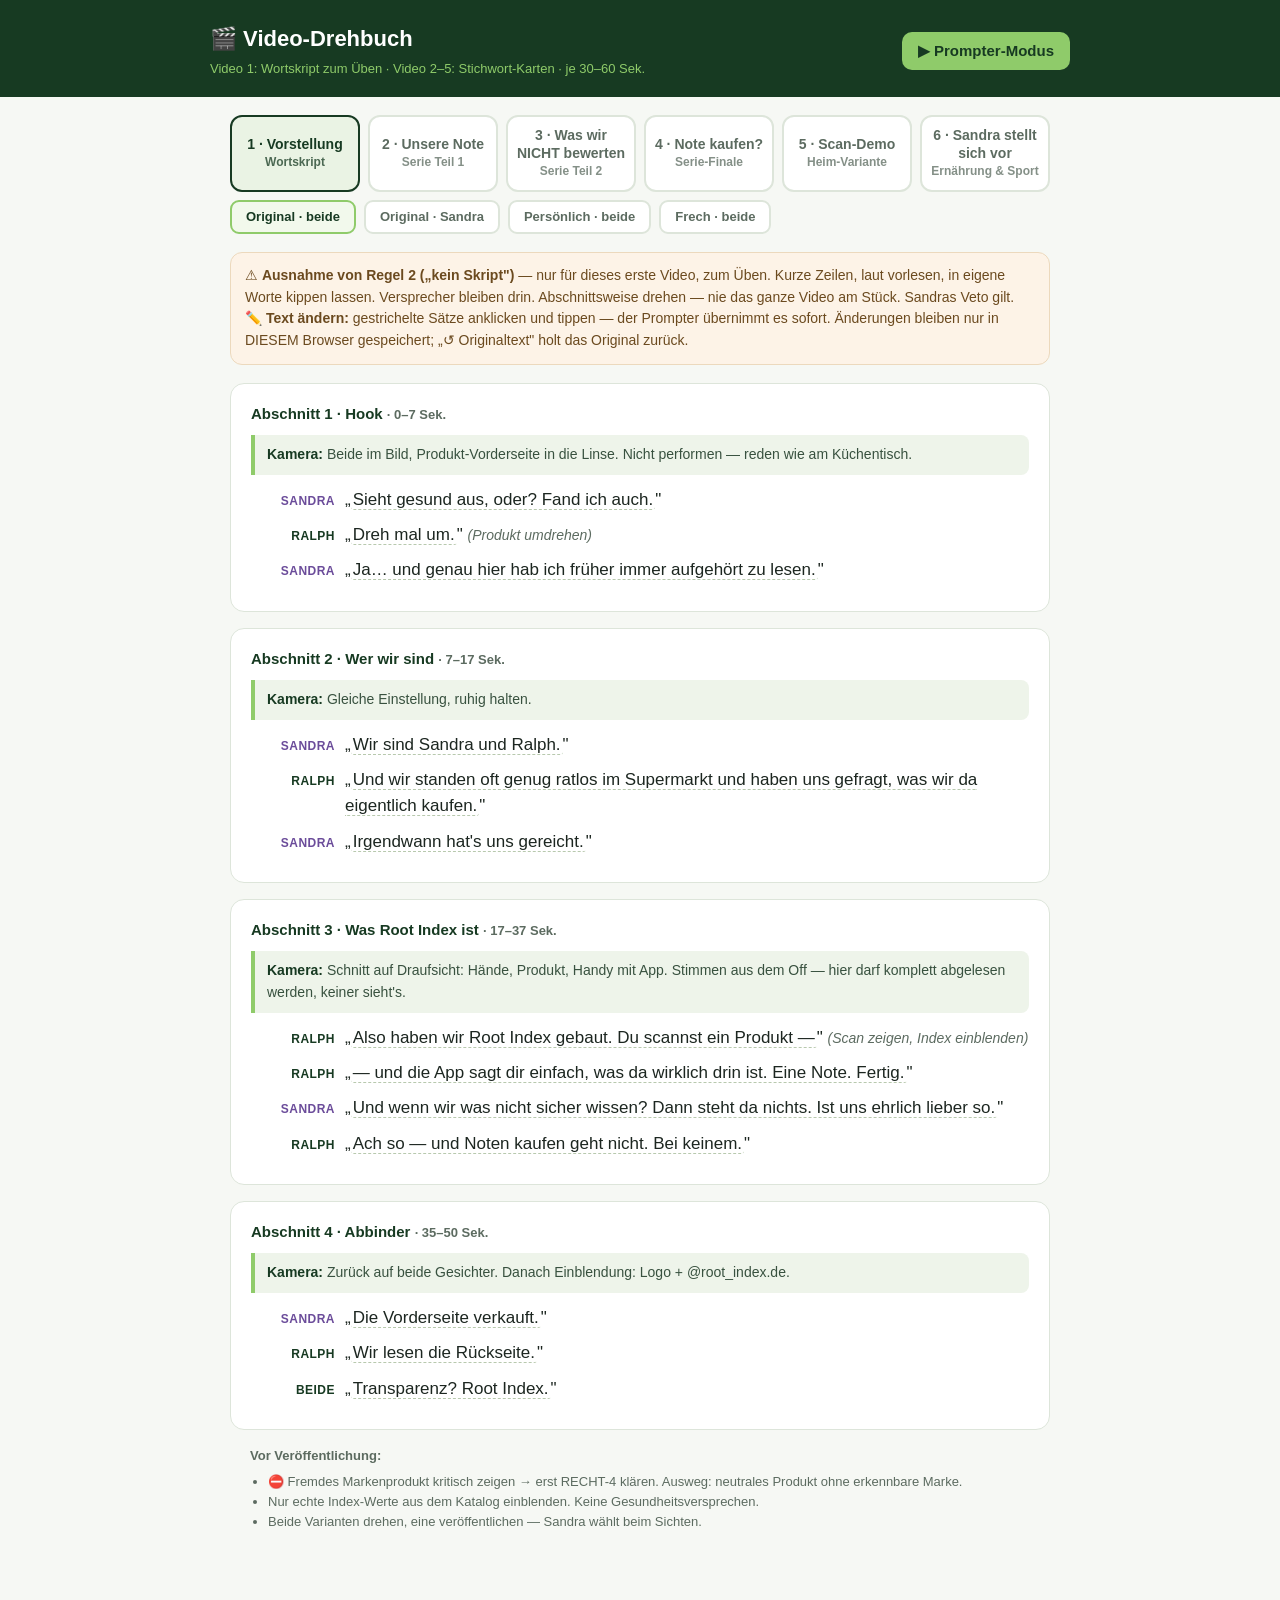
<file: video-skript-01.html>
<!DOCTYPE html>
<html lang="de">
<head>
<meta charset="utf-8">
<meta name="viewport" content="width=device-width, initial-scale=1">
<meta name="robots" content="noindex,nofollow">
<title>Video-Skript 01 — Vorstellung Root Index</title>
<!-- =====================================================================
     VIDEO-SKRIPT 01 · Vorstellung Root Index · angelegt 27.08.2026
     Quelle: 05 Marketing/Video-Skript 01 Vorstellung Root Index.md
     Eigenständige Seite wie fahrplan.html — kein app.js, keine Datenbank.
     Zwei Ansichten: Lesen (mit Kameraführung) und PROMPTER (Vollbild,
     große Schrift, Auto-Scroll, Spiegel-Modus für Teleprompter-Glas).
     Erreichbar über den Knopf 🎬 Video-Skript im Admin-Menü (adminnav.js).
     ===================================================================== -->
<style>
  :root{
    --gruen:#173A22; --lime:#8FCB6A; --papier:#f6f8f4; --karte:#ffffff;
    --tinte:#1c2620; --grau:#5c6b60; --rand:#dde5da; --warn:#b3541e;
  }
  *{box-sizing:border-box; margin:0; padding:0}
  body{background:var(--papier); color:var(--tinte);
    font:16px/1.55 -apple-system,BlinkMacSystemFont,"Segoe UI",Roboto,sans-serif}
  .kopf{background:var(--gruen); color:#fff; padding:22px 20px 18px}
  .kopf .innen{max-width:860px; margin:0 auto; display:flex; flex-wrap:wrap;
    align-items:center; gap:14px; justify-content:space-between}
  .kopf h1{font-size:22px; font-weight:800}
  .kopf h1 small{display:block; font-size:13px; font-weight:400; color:var(--lime); margin-top:3px}
  .kBtns{display:flex; gap:10px; flex-wrap:wrap}
  .btn{border:0; border-radius:10px; padding:10px 16px; font-size:15px; font-weight:700;
    cursor:pointer; background:rgba(255,255,255,.12); color:#fff}
  .btn.lime{background:var(--lime); color:var(--gruen)}
  .btn:active{transform:translateY(1px)}
  .wahl{max-width:860px; margin:18px auto 0; padding:0 20px; display:flex; gap:8px; flex-wrap:wrap}
  .vBtn{flex:1 1 120px; border:2px solid var(--rand); border-radius:12px; background:var(--karte);
    padding:10px 8px; font-size:14px; font-weight:700; cursor:pointer; color:var(--grau); line-height:1.25}
  .vBtn small{font-weight:600; font-size:12px; opacity:.75}
  .vBtn.aktiv{border-color:var(--gruen); color:var(--gruen); background:#eaf3e4}
  .wahl.fassungen{margin-top:8px}
  .wahl.fassungen .vBtn{flex:0 1 auto; padding:7px 14px; font-size:13px; border-radius:9px}
  .wahl.fassungen .vBtn.aktiv{border-color:var(--lime); background:#f2f9ec}
  main{max-width:860px; margin:0 auto; padding:18px 20px 80px}
  .hinweis{background:#fdf3e7; border:1px solid #ecd9bd; border-radius:12px;
    padding:12px 14px; font-size:14px; color:#6b4a1f; margin-bottom:18px}
  .abschnitt{background:var(--karte); border:1px solid var(--rand); border-radius:14px;
    padding:18px 20px; margin-bottom:16px}
  .abschnitt h2{font-size:15px; color:var(--gruen); margin-bottom:4px}
  .abschnitt .zeit{font-size:13px; color:var(--grau); font-weight:600}
  .kamera{margin:10px 0 12px; padding:9px 12px; background:#eef4ea; border-left:4px solid var(--lime);
    border-radius:0 8px 8px 0; font-size:14px; color:#38513f}
  .kamera b{color:var(--gruen)}
  .zeile{display:flex; gap:10px; margin:9px 0; align-items:baseline}
  .wer{flex:0 0 84px; text-align:right; font-size:12px; font-weight:800; letter-spacing:.04em;
    color:var(--gruen); text-transform:uppercase; padding-top:3px}
  .wer.s2{color:#6b4c9a}
  .was{flex:1; font-size:17px}
  .was .regie{color:var(--grau); font-style:italic; font-size:14px}
  .fuss{max-width:860px; margin:0 auto; padding:0 20px; font-size:13px; color:var(--grau)}
  .fuss ul{margin:6px 0 0 18px}

  /* ---------- PROMPTER ---------- */
  #prompter{display:none; position:fixed; inset:0; background:#000; color:#fff; z-index:50}
  #prompter.an{display:block}
  #pScroll{position:absolute; inset:0; overflow:hidden}
  #pText{padding:45vh 7vw 60vh; will-change:transform}
  #pText .pWer{font-size:.45em; letter-spacing:.1em; font-weight:800; color:var(--lime);
    text-transform:uppercase; margin:1.2em 0 .15em}
  #pText .pWer.s2{color:#c9a6ff}
  #pText .pSatz{font-weight:700; line-height:1.32}
  #pText .pRegie{font-size:.42em; color:#8a8a8a; font-style:italic; margin-top:.3em}
  #pText .pTrenner{border:0; border-top:2px dashed #333; margin:1.4em 0}
  #prompter.spiegel #pText{transform-origin:center; }
  #prompter.spiegel #pScroll{transform:scaleX(-1)}
  /* Mittellinie als Lese-Anker */
  #pLinie{position:absolute; left:0; right:0; top:45vh; height:0;
    border-top:2px solid rgba(143,203,106,.5); pointer-events:none}
  #pLeiste{position:absolute; left:0; right:0; bottom:0; display:flex; gap:8px;
    justify-content:center; flex-wrap:wrap; padding:12px; background:rgba(0,0,0,.75); z-index:5}
  #pLeiste .btn{background:#222; font-size:14px; padding:9px 14px}
  #pLeiste .btn.lime{background:var(--lime); color:var(--gruen)}
  #pDauerWrap{display:flex; align-items:center; gap:5px; color:#ccc; font-size:14px; font-weight:700}
  #pDauer{width:64px; background:#111; color:var(--lime); border:1px solid #444; border-radius:8px;
    padding:8px 6px; font-size:15px; font-weight:800; text-align:center}
  /* Bearbeitbarer Sprechtext in der Lese-Ansicht */
  .was .edit{border-bottom:1px dashed #b8c9ae; cursor:text; border-radius:3px; padding:0 2px}
  .was .edit:focus{outline:2px solid var(--lime); background:#f4faee}
  .was .edit.geaendert{background:#fff8dc; border-bottom-color:#d3b64a}
  #pTipp{position:absolute; top:12px; left:0; right:0; text-align:center;
    font-size:13px; color:#777; z-index:5}
  @media(max-width:600px){ .wer{flex-basis:64px} .kopf h1{font-size:18px} }
</style>
</head>
<body>

<div class="kopf"><div class="innen">
  <h1>🎬 Video-Drehbuch<small>Video 1: Wortskript zum Üben · Video 2–5: Stichwort-Karten · je 30–60 Sek.</small></h1>
  <div class="kBtns">
    <button class="btn" id="btnOrig" style="display:none"
      onclick="if(confirm('Alle Textänderungen dieser Variante verwerfen und zum Originaltext zurück?')) aendVerwerfen()">↺ Originaltext</button>
    <button class="btn lime" onclick="prompterStart()">▶ Prompter-Modus</button>
  </div>
</div></div>

<div class="wahl" id="videoWahl"><!-- Videoknöpfe, aus VIDEOS gebaut --></div>
<div class="wahl fassungen" id="fassungWahl"><!-- Fassungsknöpfe je Video --></div>

<main>
  <div class="hinweis" id="hinweis"><!-- wird je Video aus HINWEIS_* gefüllt --></div>
  <div id="lesen"><!-- wird aus SKRIPT gebaut --></div>
  <div class="fuss">
    <b>Vor Veröffentlichung:</b>
    <ul>
      <li>⛔ Fremdes Markenprodukt kritisch zeigen → erst RECHT-4 klären. Ausweg: neutrales Produkt ohne erkennbare Marke.</li>
      <li>Nur echte Index-Werte aus dem Katalog einblenden. Keine Gesundheitsversprechen.</li>
      <li>Beide Varianten drehen, eine veröffentlichen — Sandra wählt beim Sichten.</li>
    </ul>
  </div>
</main>

<!-- ---------- PROMPTER-VOLLBILD ---------- -->
<div id="prompter">
  <div id="pTipp">Leertaste oder Tipp auf den Text: Start/Pause · Pfeile ↑↓: ±5 s Dauer · Esc: zurück</div>
  <div id="pScroll"><div id="pText"></div></div>
  <div id="pLinie"></div>
  <div id="pLeiste">
    <button class="btn lime" id="pStart" onclick="pToggle()">▶ Start</button>
    <button class="btn" onclick="pReset()">⟲ Anfang</button>
    <span id="pDauerWrap">⏱ <input id="pDauer" type="number" min="10" max="300" step="5"
      onchange="pDauerSetzen(this.value)"> s</span>
    <button class="btn" onclick="pDauerAendern(5)">🐢 länger</button>
    <button class="btn" onclick="pDauerAendern(-5)">🐇 kürzer</button>
    <button class="btn" onclick="pSchrift(-4)">A−</button>
    <button class="btn" onclick="pSchrift(4)">A+</button>
    <button class="btn" onclick="pSpiegel()" id="pSpBtn">🪞 Spiegel</button>
    <button class="btn" onclick="prompterEnde()">✕ Schließen</button>
  </div>
</div>

<script>
/* Skriptdaten: eine Quelle für Lese- und Prompter-Ansicht (keine zwei Wahrheiten). */
var SKRIPT={
 A:[
  {abschnitt:"Abschnitt 1 · Hook", zeit:"0–7 Sek.",
   kamera:"Beide im Bild, Produkt-Vorderseite in die Linse. Nicht performen — reden wie am Küchentisch.",
   zeilen:[
    {wer:"Sandra", text:"Sieht gesund aus, oder? Fand ich auch."},
    {wer:"Ralph",  text:"Dreh mal um.", regie:"Produkt umdrehen"},
    {wer:"Sandra", text:"Ja… und genau hier hab ich früher immer aufgehört zu lesen."}
   ]},
  {abschnitt:"Abschnitt 2 · Wer wir sind", zeit:"7–17 Sek.",
   kamera:"Gleiche Einstellung, ruhig halten.",
   zeilen:[
    {wer:"Sandra", text:"Wir sind Sandra und Ralph."},
    {wer:"Ralph",  text:"Und wir standen oft genug ratlos im Supermarkt und haben uns gefragt, was wir da eigentlich kaufen."},
    {wer:"Sandra", text:"Irgendwann hat's uns gereicht."}
   ]},
  {abschnitt:"Abschnitt 3 · Was Root Index ist", zeit:"17–37 Sek.",
   kamera:"Schnitt auf Draufsicht: Hände, Produkt, Handy mit App. Stimmen aus dem Off — hier darf komplett abgelesen werden, keiner sieht's.",
   zeilen:[
    {wer:"Ralph",  text:"Also haben wir Root Index gebaut. Du scannst ein Produkt —", regie:"Scan zeigen, Index einblenden"},
    {wer:"Ralph",  text:"— und die App sagt dir einfach, was da wirklich drin ist. Eine Note. Fertig."},
    {wer:"Sandra", text:"Und wenn wir was nicht sicher wissen? Dann steht da nichts. Ist uns ehrlich lieber so."},
    {wer:"Ralph",  text:"Ach so — und Noten kaufen geht nicht. Bei keinem."}
   ]},
  {abschnitt:"Abschnitt 4 · Abbinder", zeit:"35–50 Sek.",
   kamera:"Zurück auf beide Gesichter. Danach Einblendung: Logo + @root_index.de.",
   zeilen:[
    {wer:"Sandra", text:"Die Vorderseite verkauft."},
    {wer:"Ralph",  text:"Wir lesen die Rückseite."},
    {wer:"Beide",  text:"Transparenz? Root Index."}
   ]}
 ],
 B:[
  {abschnitt:"Abschnitt 1 · Hook", zeit:"0–5 Sek.",
   kamera:"Sandra im Bild, Produkt-Vorderseite in die Linse.",
   zeilen:[
    {wer:"Sandra", text:"Sieht gesund aus, oder? Hab ich auch gedacht.", regie:"umdrehen"},
    {wer:"Sandra", text:"Und dann liest man das hier. Na ja."}
   ]},
  {abschnitt:"Abschnitt 2 · Wer ich bin", zeit:"5–12 Sek.",
   kamera:"Gleiche Einstellung, ruhig halten.",
   zeilen:[
    {wer:"Sandra", text:"Ich bin Sandra. Ich hab ewig einfach das gekauft, was vorne gut aussah."},
    {wer:"Sandra", text:"Irgendwann hat's mich geärgert. Also haben wir uns selbst geholfen."}
   ]},
  {abschnitt:"Abschnitt 3 · Was Root Index ist", zeit:"12–30 Sek.",
   kamera:"Schnitt auf Draufsicht: Hände, Produkt, App. Stimme aus dem Off — ablesen erlaubt.",
   zeilen:[
    {wer:"Sandra", text:"Root Index ist unsere App. Du scannst ein Produkt — und sie sagt dir einfach, was da wirklich drin ist. Eine Note. Fertig.", regie:"Scan zeigen, Index einblenden"},
    {wer:"Sandra", text:"Und wenn wir was nicht sicher wissen? Dann steht da nichts. Ich erzähl dir nichts, was ich selbst nicht glaube."}
   ]},
  {abschnitt:"Abschnitt 4 · Abbinder", zeit:"30–40 Sek.",
   kamera:"Zurück aufs Gesicht. Danach Einblendung: Logo + @root_index.de.",
   zeilen:[
    {wer:"Sandra", text:"Die Vorderseite verkauft. Wir lesen die Rückseite."},
    {wer:"Sandra", text:"Transparenz? Root Index."}
   ]}
 ],

 /* ---- Videos 2–5: STICHWORT-KARTEN (Regel 2: kein Wortskript, frei sprechen).
    Fakten aus „Bewertungslogik – Verbindliche Regeln & Quellen.md" — nichts erfunden. ---- */
 "2":[
  {abschnitt:"Hook", zeit:"Gesicht",
   kamera:"Sandra (oder beide) im Bild, Produkt mit aufgedruckter Zahl/Note in die Linse.",
   zeilen:[{wer:"Hook", text:"Unsere App verteilt Noten. Und ihr fragt euch zurecht: Wer sagt mir, dass die stimmen?"}]},
  {abschnitt:"Stichworte", zeit:"Off, Draufsicht",
   kamera:"Draufsicht: Hände, Produkt, App. Frei sprechen — die Punkte sind nur Gedankenstütze.",
   zeilen:[
    {wer:"Punkt", text:"100 Punkte, vier Töpfe: Zutaten 30 · Nährwerte 40 · Zusatzstoffe 15 · Verarbeitung des Endprodukts 15"},
    {wer:"Punkt", text:"Jede Eigenschaft zählt genau EINMAL — nichts wird doppelt bestraft"},
    {wer:"Punkt", text:"Beispiel Kochschinken: das Fleisch ist top — das Pökelsalz kassiert woanders. Ergebnis: Mittel. Ehrlich aufgeteilt.", regie:"echten Katalog-Score zeigen"}
   ]},
  {abschnitt:"Abbinder", zeit:"Gesicht",
   kamera:"Zurück aufs Gesicht. Requisite: Kochschinken (Eigenmarke, Marke abkleben). ⚠ Gezeigter Score muss der echte Katalog-Wert sein.",
   zeilen:[{wer:"Schluss", text:"Ihr müsst uns gar nichts glauben. Ihr könnt alles nachrechnen. Das ist eigentlich der ganze Trick. Transparenz? Root Index."}]}
 ],
 "3":[
  {abschnitt:"Hook", zeit:"Gesicht",
   kamera:"Honigglas in der Hand.",
   zeilen:[{wer:"Hook", text:"Unsere App findet Honig gut. Obwohl er fast nur Zucker ist. Warum?"}]},
  {abschnitt:"Stichworte", zeit:"Off, Draufsicht",
   kamera:"Draufsicht: Honig, App, dazu ein Produkt mit ‚Kokosblütenzucker' vorn (Marke abkleben).",
   zeilen:[
    {wer:"Punkt", text:"Honig ist kaum verarbeitet → gute Zutaten-Punkte. Seine Zuckerlast zahlt er bei den Nährwerten — einmal, nicht doppelt"},
    {wer:"Punkt", text:"Kein Bio-Bonus: Bio sagt was über den Anbau, nichts über Verarbeitung. Bio-Zucker ist Zucker"},
    {wer:"Punkt", text:"Kein Schön-Klinger-Bonus: Kokosblütenzucker, Agavendicksaft, Reissirup = Zucker"},
    {wer:"Punkt", text:"Grau in der App heißt: keine belegte Aussage. Wir raten nicht — ungeprüft gilt bei uns NICHT als unbedenklich"}
   ]},
  {abschnitt:"Abbinder", zeit:"Gesicht",
   kamera:"Zurück aufs Gesicht.",
   zeilen:[{wer:"Schluss", text:"Klingt komisch, ist aber genau der Punkt: Wir sagen dir auch, was wir nicht wissen. Deshalb kannst du dem Rest trauen. Transparenz? Root Index."}]}
 ],
 "4":[
  {abschnitt:"Hook", zeit:"Gesicht",
   kamera:"Direkt in die Kamera, kurze Pause nach der Frage.",
   zeilen:[{wer:"Hook", text:"Was kostet eine gute Note bei uns? … Ihr ahnt es."}]},
  {abschnitt:"Stichworte", zeit:"Off, Draufsicht",
   kamera:"Draufsicht: zwei Zuckertüten mit verschiedenen Namen, gleiche Note in der App.",
   zeilen:[
    {wer:"Punkt", text:"Nichts. Kein Hersteller kann sich einen besseren Score kaufen — keine Marken-Boni, Punkt"},
    {wer:"Punkt", text:"Gleicher Stoff, gleiche Punkte — egal ob Rohrohrzucker oder Saccharose auf dem Etikett steht"},
    {wer:"Punkt", text:"Falls je Kauf-Links dazukommen: die hängen NACH der Bewertung dran, gekennzeichnet, und ändern keine Zahl"},
    {wer:"Punkt", text:"Die Regeln stehen öffentlich, mit Quellen — wer's nachrechnen will, kann das"}
   ]},
  {abschnitt:"Abbinder", zeit:"Gesicht",
   kamera:"Zurück aufs Gesicht.",
   zeilen:[{wer:"Schluss", text:"Ganz einfach: Könnte man bei uns Noten kaufen, könntet ihr die App gleich löschen. Deshalb geht's nicht. Transparenz? Root Index."}]}
 ],
 "5":[
  {abschnitt:"Hook", zeit:"Gesicht",
   kamera:"Einkaufstaschen auf dem Tisch.",
   zeilen:[{wer:"Hook", text:"Der Einkauf ist zu Hause. Mal sehen, was wir uns da geholt haben."}]},
  {abschnitt:"Stichworte", zeit:"Off, Einkaufskorb-Perspektive",
   kamera:"⚠ HEIM-Variante, NICHT im Laden (erst Anwaltspaket M1 + Erlaubnis des Marktes). Marken sichtbar = RECHT-4 → Eigenmarken oder abkleben.",
   zeilen:[
    {wer:"Punkt", text:"3–4 echte Produkte aus dem eigenen Einkauf scannen, Ergebnis unkommentiert zeigen, DANN reagieren"},
    {wer:"Punkt", text:"Mindestens EINE ehrliche Überraschung drin lassen — auch wenn sie gegen uns läuft"},
    {wer:"Punkt", text:"Zeigen, was die App anzeigt: Note, Zutaten-Ampel, und einmal bewusst ein Grau (wissen wir nicht)"}
   ]},
  {abschnitt:"Abschnitt 4 · Abbinder", zeit:"Gesicht",
   kamera:"Zurück aufs Gesicht.",
   zeilen:[{wer:"Schluss", text:"Beim nächsten Einkauf einfach vorher scannen. Transparenz? Root Index."}]}
 ],

 /* ---- ALTERNATIVE FASSUNGEN (27.08.2026): Alt 1 = persönlich/warm, Alt 2 = frech/pointiert.
    Gleiche Fakten, anderer Ton. Sandra wählt beim Sichten. ---- */
 A1:[
  {abschnitt:"Hook", zeit:"0–10 Sek.",
   kamera:"Beide im Bild, Küchentisch-Ton, Produkt griffbereit.",
   zeilen:[
    {wer:"Sandra", text:"Ich hab jahrelang einfach das gekauft, wo irgendwas Grünes drauf war. Ehrlich."},
    {wer:"Ralph",  text:"Bis wir mal angefangen haben, hinten zu lesen.", regie:"Produkt umdrehen"},
    {wer:"Sandra", text:"Verstanden hab ich da… erstmal gar nichts."}
   ]},
  {abschnitt:"Was Root Index ist", zeit:"10–35 Sek.",
   kamera:"Schnitt auf Draufsicht: Hände, Produkt, App. Stimmen aus dem Off — ablesen erlaubt.",
   zeilen:[
    {wer:"Ralph",  text:"Also haben wir uns eine App gebaut, die das übersetzt. Root Index."},
    {wer:"Ralph",  text:"Du scannst — und kriegst eine Note. Ohne dass du dafür Chemie studiert haben musst.", regie:"Scan zeigen"},
    {wer:"Sandra", text:"Und wo wir's nicht sicher wissen, steht halt nichts. Find ich ehrlicher."}
   ]},
  {abschnitt:"Abbinder", zeit:"35–55 Sek.",
   kamera:"Zurück auf beide Gesichter. Einblendung: Logo + @root_index.de.",
   zeilen:[
    {wer:"Sandra", text:"Die Vorderseite verkauft."},
    {wer:"Ralph",  text:"Wir lesen die Rückseite."},
    {wer:"Beide",  text:"Transparenz? Root Index."}
   ]}
 ],
 A2:[
  {abschnitt:"Hook", zeit:"0–12 Sek.",
   kamera:"Beide im Bild, Produkt-Vorderseite in die Linse, schneller Ton.",
   zeilen:[
    {wer:"Sandra", text:"Wetten, dass die Vorderseite hier flunkert?", regie:"Produkt zeigen"},
    {wer:"Ralph",  text:"Na ja… flunkern. Sie lässt halt das Beste weg. Also — das Beste für sie.", regie:"umdrehen"},
    {wer:"Sandra", text:"Guck dir die Liste an. Acht Zutaten. Drei kann ich aussprechen."},
    {wer:"Ralph",  text:"Dafür haben wir jetzt was."}
   ]},
  {abschnitt:"Was Root Index ist", zeit:"12–35 Sek.",
   kamera:"Schnitt auf Draufsicht: Hände, Produkt, App. Off — ablesen erlaubt.",
   zeilen:[
    {wer:"Ralph",  text:"Root Index. Du scannst, die App liest die Rückseite, du kriegst eine Note. Das war's schon.", regie:"Scan zeigen"},
    {wer:"Sandra", text:"Und die Note kriegt man nicht mit Geld. Nur mit Zutaten."}
   ]},
  {abschnitt:"Abbinder", zeit:"35–55 Sek.",
   kamera:"Zurück auf beide Gesichter. Einblendung: Logo + @root_index.de.",
   zeilen:[
    {wer:"Sandra", text:"Die Vorderseite verkauft."},
    {wer:"Ralph",  text:"Wir lesen die Rückseite."},
    {wer:"Beide",  text:"Transparenz? Root Index."}
   ]}
 ],
 "2a":[
  {abschnitt:"Hook", zeit:"Gesicht",
   kamera:"Ruhig, direkt in die Kamera.",
   zeilen:[{wer:"Hook", text:"Als wir die erste Note vergeben haben, hab ich gefragt: Und wer kontrolliert eigentlich uns?"}]},
  {abschnitt:"Stichworte", zeit:"Off, Draufsicht",
   kamera:"Draufsicht: Kochschinken (Marke abkleben), App mit echtem Katalog-Score.",
   zeilen:[
    {wer:"Punkt", text:"Deshalb ist die Rechnung öffentlich"},
    {wer:"Punkt", text:"100 Punkte, vier Töpfe: Zutaten 30, Nährwerte 40, Zusatzstoffe 15, Verarbeitung 15"},
    {wer:"Punkt", text:"Nichts zählt doppelt — der Schinken kriegt Punkte fürs Fleisch UND den Abzug fürs Pökelsalz, jeweils genau einmal"}
   ]},
  {abschnitt:"Abbinder", zeit:"Gesicht",
   kamera:"Zurück aufs Gesicht.",
   zeilen:[{wer:"Schluss", text:"Eine Note, die man nicht nachrechnen kann, ist keine Note. Sie ist eine Meinung mit Zahl davor. Transparenz? Root Index."}]}
 ],
 "2b":[
  {abschnitt:"Hook", zeit:"Gesicht",
   kamera:"Frech, kleines Grinsen.",
   zeilen:[{wer:"Hook", text:"Unsere App gibt deinem Lieblingsprodukt vielleicht eine schlechte Note. Hier steht, wie du uns dabei kontrollierst."}]},
  {abschnitt:"Stichworte", zeit:"Off, Draufsicht",
   kamera:"Draufsicht: Kochschinken (Marke abkleben), App mit echtem Katalog-Score.",
   zeilen:[
    {wer:"Punkt", text:"Vier Töpfe, 100 Punkte — Zutaten, Nährwerte, Zusatzstoffe, Verarbeitung"},
    {wer:"Punkt", text:"Jede Sünde wird genau einmal bestraft, nicht dreimal"},
    {wer:"Punkt", text:"Kochschinken: Fleisch top, Pökelsalz kassiert — ergibt ehrlich Mittel, nicht dramatisch schlecht"}
   ]},
  {abschnitt:"Abbinder", zeit:"Gesicht",
   kamera:"Zurück aufs Gesicht.",
   zeilen:[{wer:"Schluss", text:"Rechnung steht offen. Nachrechnen ausdrücklich erwünscht. Transparenz? Root Index."}]}
 ],
 "3a":[
  {abschnitt:"Hook", zeit:"Gesicht",
   kamera:"Honigglas in der Hand, ruhig.",
   zeilen:[{wer:"Hook", text:"Das hier ist Honig. Fast pur Zucker. Unsere App findet ihn trotzdem okay — und das ist kein Fehler."}]},
  {abschnitt:"Stichworte", zeit:"Off, Draufsicht",
   kamera:"Draufsicht: Honig, App, Produkt mit ‚Kokosblütenzucker' vorn (Marke abkleben).",
   zeilen:[
    {wer:"Punkt", text:"Honig ist kaum verarbeitet, das zählt. Seine Zuckerlast zahlt er bei den Nährwerten — einmal, nicht doppelt"},
    {wer:"Punkt", text:"Bio-Zucker bleibt bei uns Zucker — Bio sagt was über den Acker, nicht über dein Blut"},
    {wer:"Punkt", text:"Kokosblütenzucker klingt wie Urlaub, ist aber Zucker"},
    {wer:"Punkt", text:"Und wo wir nichts Belegtes wissen, steht Grau. Grau heißt: wir wissen es nicht"}
   ]},
  {abschnitt:"Abbinder", zeit:"Gesicht",
   kamera:"Zurück aufs Gesicht.",
   zeilen:[{wer:"Schluss", text:"Eine App, die alles zu wissen behauptet, lügt irgendwo. Wir zeigen dir lieber die Lücken. Transparenz? Root Index."}]}
 ],
 "3b":[
  {abschnitt:"Hook", zeit:"Gesicht",
   kamera:"Drei Finger hochhalten.",
   zeilen:[{wer:"Hook", text:"Drei Dinge, für die es bei uns KEINE Extrapunkte gibt. Nummer zwei ärgert die Werbebranche."}]},
  {abschnitt:"Stichworte", zeit:"Off, Draufsicht",
   kamera:"Draufsicht: Produkte passend zu den drei Punkten (Marken abkleben).",
   zeilen:[
    {wer:"Punkt", text:"Erstens: Bio. Sagt was über den Anbau, nichts über die Verarbeitung — Bio-Zucker ist Zucker"},
    {wer:"Punkt", text:"Zweitens: schöne Namen. Agavendicksaft, Reissirup, Kokosblütenzucker — alles Zucker im Abendkleid"},
    {wer:"Punkt", text:"Drittens: ungeprüft. Was keine belegte Bewertung hat, wird bei uns nicht heimlich grün — es bleibt grau"}
   ]},
  {abschnitt:"Abbinder", zeit:"Gesicht",
   kamera:"Zurück aufs Gesicht.",
   zeilen:[{wer:"Schluss", text:"Wir bewerten, was belegt ist. Den Rest sagen wir dir ehrlich. Transparenz? Root Index."}]}
 ],
 "4a":[
  {abschnitt:"Hook", zeit:"Gesicht",
   kamera:"Ruhig, direkt.",
   zeilen:[{wer:"Hook", text:"Die häufigste Frage an uns: Und wenn ein Hersteller euch Geld bietet?"}]},
  {abschnitt:"Stichworte", zeit:"Off, Draufsicht",
   kamera:"Draufsicht: zwei Zuckertüten, gleiche Note in der App.",
   zeilen:[
    {wer:"Punkt", text:"Dann ändert sich: nichts. Keine Marken-Boni, kein Preisschild an der Note"},
    {wer:"Punkt", text:"Gleicher Stoff, gleiche Punkte — Rohrohrzucker und Saccharose sind dieselbe Zahl"},
    {wer:"Punkt", text:"Falls je Kauf-Links kommen: nach der Bewertung, gekennzeichnet, ohne Einfluss"},
    {wer:"Punkt", text:"Die Regeln stehen öffentlich, mit Quellen"}
   ]},
  {abschnitt:"Abbinder", zeit:"Gesicht",
   kamera:"Zurück aufs Gesicht.",
   zeilen:[{wer:"Schluss", text:"Wir haben diese App gebaut, weil wir niemandem mehr glauben wollten. Also verdient ihr auch von uns Beweise statt Versprechen. Transparenz? Root Index."}]}
 ],
 "4b":[
  {abschnitt:"Hook", zeit:"Gesicht",
   kamera:"Kunstpause nach ‚Bereit?' aushalten.",
   zeilen:[{wer:"Hook", text:"Preisliste für eine bessere Note bei Root Index. Bereit? … Es gibt keine."}]},
  {abschnitt:"Stichworte", zeit:"Off, Draufsicht",
   kamera:"Draufsicht: zwei Zuckertüten, gleiche Note in der App.",
   zeilen:[
    {wer:"Punkt", text:"Kein Hersteller kann kaufen, was nicht verkäuflich ist"},
    {wer:"Punkt", text:"Das Etikett kann den Zucker nennen wie es will — die Punktzahl bleibt dieselbe"},
    {wer:"Punkt", text:"Werbebudget ändert Reichweite, nicht Rechenwege"},
    {wer:"Punkt", text:"Alles nachlesbar, mit Quellen — die Rechnung liegt offen auf dem Tisch"}
   ]},
  {abschnitt:"Abbinder", zeit:"Gesicht",
   kamera:"Zurück aufs Gesicht.",
   zeilen:[{wer:"Schluss", text:"Vertrauen vor Umsatz. Anders herum wäre die App keinen Download wert. Transparenz? Root Index."}]}
 ],
 "5a":[
  {abschnitt:"Hook", zeit:"Gesicht",
   kamera:"Einkaufstaschen auf dem Tisch, ehrlich-entspannt.",
   zeilen:[{wer:"Hook", text:"Das ist unser echter Wocheneinkauf. Ungefiltert. Mal sehen, was die eigene App dazu sagt."}]},
  {abschnitt:"Stichworte", zeit:"Off, Einkaufskorb-Perspektive",
   kamera:"⚠ HEIM-Variante, NICHT im Laden. Marken sichtbar = RECHT-4 → Eigenmarken oder abkleben.",
   zeilen:[
    {wer:"Punkt", text:"Produkt für Produkt scannen, Note stehen lassen, erst dann reagieren"},
    {wer:"Punkt", text:"Die Überraschung bleibt drin — auch wenn sie peinlich ist"},
    {wer:"Punkt", text:"Einmal bewusst ein Grau zeigen: das heißt wir wissen es nicht — und das ist Absicht"}
   ]},
  {abschnitt:"Abbinder", zeit:"Gesicht",
   kamera:"Zurück aufs Gesicht.",
   zeilen:[{wer:"Schluss", text:"Wenn unsere eigene Küche den Test nicht besteht, sagen wir's euch. Genau deshalb könnt ihr dem Rest glauben. Transparenz? Root Index."}]}
 ],
 "5b":[
  {abschnitt:"Hook", zeit:"Gesicht",
   kamera:"Augenzwinkern, Handy schon in der Hand.",
   zeilen:[{wer:"Hook", text:"Ich lasse jetzt meine eigene App meinen Einkauf zerlegen. Was kann schon schiefgehen."}]},
  {abschnitt:"Stichworte", zeit:"Off, Einkaufskorb-Perspektive",
   kamera:"⚠ HEIM-Variante, NICHT im Laden. Marken sichtbar = RECHT-4 → Eigenmarken oder abkleben.",
   zeilen:[
    {wer:"Punkt", text:"Scannen, Note zeigen, Gesicht dazu — in der Reihenfolge"},
    {wer:"Punkt", text:"Was gut abschneidet, feiern wir kurz. Was schlecht abschneidet, fliegt nicht aus dem Video"},
    {wer:"Punkt", text:"Und wenn ein Produkt Grau zeigt: kein Absturz, sondern Ehrlichkeit — keine belegte Aussage, keine erfundene Zahl"}
   ]},
  {abschnitt:"Abbinder", zeit:"Gesicht",
   kamera:"Zurück aufs Gesicht.",
   zeilen:[{wer:"Schluss", text:"Dein Einkauf traut sich das auch. Einfach vorher scannen. Transparenz? Root Index."}]}
 ],

 /* ---- Video 6: Sandra stellt sich vor (Stufe 3 — NUR mit Sandras ausdrücklichem Ja).
    Die ‚Dein…'-Punkte sind FRAGEN an Sandra, keine vorgeschriebenen Antworten:
    ihre echte Geschichte wird nicht erfunden, sie erzählt nur, was sie mag.
    ⚠ Keine Gesundheitsversprechen — nur ‚so fühlt es sich für MICH an'. ---- */
 "6":[
  {abschnitt:"Hook", zeit:"Gesicht",
   kamera:"Sandra allein, ruhig, Augenhöhe. Stufe-3-Video: nur mit ihrem ausdrücklichen Ja.",
   zeilen:[{wer:"Hook", text:"Ich bin Sandra. Die Hälfte von Root Index — bisher die Hälfte, die ihr nur hört."}]},
  {abschnitt:"Stichworte", zeit:"frei sprechen",
   kamera:"Gesicht oder Hände — was sich gut anfühlt. Die Punkte sind FRAGEN an Sandra, keine Texte.",
   zeilen:[
    {wer:"Frage", text:"Dein echter Auslöser, ein Satz: der Moment, ab dem dir Ernährung wichtig wurde — nur was du erzählen magst"},
    {wer:"Frage", text:"Was bewusstes Essen bei dir verändert hat — als Gefühl, nicht als Medizin: Energie, Schlaf, Wohlfühlen"},
    {wer:"Frage", text:"Sport: was du wirklich machst und warum es bleibt — ehrlich, auch wenn es ‚nur' Spazieren ist"},
    {wer:"Frage", text:"Warum die App zuerst für euch selbst war — und erst dann für alle"}
   ]},
  {abschnitt:"Abbinder", zeit:"Gesicht",
   kamera:"Ruhig schließen, kein Verkaufston.",
   zeilen:[{wer:"Schluss", text:"Keine Vorbilder, keine Verbote. Nur wissen, was man isst. Transparenz? Root Index."}]}
 ],
 "6a":[
  {abschnitt:"Hook", zeit:"Gesicht",
   kamera:"Locker, kleines Lachen erlaubt. Stufe-3-Video: nur mit Sandras ausdrücklichem Ja.",
   zeilen:[{wer:"Hook", text:"Drei Dinge über mich: Ich lese Rückseiten. Ich mache Sport nur mit Musik. Und ich wollte nie vor eine Kamera."}]},
  {abschnitt:"Stichworte", zeit:"frei sprechen",
   kamera:"Die Punkte sind FRAGEN an Sandra, keine Texte — sie antwortet mit ihrer echten Geschichte.",
   zeilen:[
    {wer:"Frage", text:"Warum du trotzdem hier bist — dein Satz, nicht unserer"},
    {wer:"Frage", text:"Ernährung heißt für dich nicht Verzicht, sondern wissen, was drin ist — dein Beispiel aus dem Alltag"},
    {wer:"Frage", text:"Sport: dein ehrliches Level — Dranbleiben schlägt Heldentum"},
    {wer:"Frage", text:"Und ja: die App nutzt ihr selbst, jeden Einkauf — dein Beleg dafür"}
   ]},
  {abschnitt:"Abbinder", zeit:"Gesicht",
   kamera:"Direkt in die Linse.",
   zeilen:[{wer:"Schluss", text:"Ich bin nicht hier, um perfekt zu sein. Nur ehrlich. Transparenz? Root Index."}]}
 ]
};

var VARIANTE='A';
/* Videos und ihre Fassungen. Jede Fassung ist ein eigener Schlüssel in SKRIPT —
   Prompter, Dauer und Textänderungen laufen unverändert über diesen Schlüssel. */
var VIDEOS=[
 {id:'1', titel:'1 · Vorstellung', unter:'Wortskript', fass:[
   {k:'A', l:'Original · beide'},{k:'B', l:'Original · Sandra'},
   {k:'A1', l:'Persönlich · beide'},{k:'A2', l:'Frech · beide'}]},
 {id:'2', titel:'2 · Unsere Note', unter:'Serie Teil 1', fass:[
   {k:'2', l:'Original'},{k:'2a', l:'Persönlich'},{k:'2b', l:'Frech'}]},
 {id:'3', titel:'3 · Was wir NICHT bewerten', unter:'Serie Teil 2', fass:[
   {k:'3', l:'Original'},{k:'3a', l:'Persönlich'},{k:'3b', l:'Frech'}]},
 {id:'4', titel:'4 · Note kaufen?', unter:'Serie-Finale', fass:[
   {k:'4', l:'Original'},{k:'4a', l:'Persönlich'},{k:'4b', l:'Frech'}]},
 {id:'5', titel:'5 · Scan-Demo', unter:'Heim-Variante', fass:[
   {k:'5', l:'Original'},{k:'5a', l:'Persönlich'},{k:'5b', l:'Frech'}]},
 {id:'6', titel:'6 · Sandra stellt sich vor', unter:'Ernährung & Sport', fass:[
   {k:'6', l:'Ruhig'},{k:'6a', l:'Locker'}]}
];
function videoVon(k){ return VIDEOS.find(function(v){ return v.fass.some(function(f){ return f.k===k; }); }); }
/* Vorgabedauer je Fassung — Reel-Format 30–60 s. */
var DAUER_VORGABE={A:50,B:40,A1:55,A2:55,"2":50,"2a":50,"2b":50,"3":55,"3a":55,"3b":55,
 "4":50,"4a":50,"4b":50,"5":55,"5a":55,"5b":55,"6":50,"6a":50};
/* Hinweiskasten je Video: 1 = Skript-Ausnahme, 2–5 = Stichwort-Karten. */
var HINWEIS_SKRIPT='⚠ <b>Ausnahme von Regel 2 („kein Skript")</b> — nur für dieses erste Video, zum Üben. '
 +'Kurze Zeilen, laut vorlesen, in eigene Worte kippen lassen. Versprecher bleiben drin. '
 +'Abschnittsweise drehen — nie das ganze Video am Stück. Sandras Veto gilt.<br>'
 +'✏️ <b>Text ändern:</b> gestrichelte Sätze anklicken und tippen — der Prompter übernimmt es sofort. '
 +'Änderungen bleiben nur in DIESEM Browser gespeichert; „↺ Originaltext" holt das Original zurück.';
var HINWEIS_KARTE='🗂️ <b>Stichwort-Karte — hier gilt Regel 2: KEIN Wortskript.</b> '
 +'Die Punkte sind Gedankenstütze, Sandra sagt es, wie sie es einer Freundin sagen würde. '
 +'Der Prompter zeigt die Stichworte groß — zum dran-entlang-Sprechen, nicht zum Ablesen. '
 +'Alle Fakten aus der Bewertungslogik — nichts fürs Video erfunden.<br>'
 +'✏️ Stichworte sind genauso anklickbar und änderbar wie das Skript.';
function esc(s){ return String(s).replace(/&/g,'&amp;').replace(/</g,'&lt;').replace(/>/g,'&gt;'); }

/* ---------- Textänderungen: bleiben im Browser (localStorage) ----------
   Eine Quelle: SKRIPT ist das Original, AENDERUNGEN liegt darüber.
   textOf() ist der EINZIGE Leseweg — Lese-Ansicht und Prompter nutzen ihn. */
function aendKey(){ return 'ri_vs01_text_'+VARIANTE; }
function aendLaden(){ try{ return JSON.parse(localStorage.getItem(aendKey())||'{}'); }catch(e){ return {}; } }
function aendSpeichern(m){ try{ localStorage.setItem(aendKey(), JSON.stringify(m)); }catch(e){} }
function textOf(i,j){
  var m=aendLaden(), k=i+'_'+j;
  return (typeof m[k]==='string') ? m[k] : SKRIPT[VARIANTE][i].zeilen[j].text;
}
function textSetzen(i,j,neu){
  var m=aendLaden(), k=i+'_'+j;
  neu=String(neu).replace(/\s+/g,' ').trim();
  if(neu===SKRIPT[VARIANTE][i].zeilen[j].text || neu===''){ delete m[k]; }
  else m[k]=neu;
  aendSpeichern(m);
  resetKnopfZeigen();
}
function aendVerwerfen(){
  try{ localStorage.removeItem(aendKey()); }catch(e){}
  leseBauen(); pBauen(); resetKnopfZeigen();
}
function resetKnopfZeigen(){
  var b=document.getElementById('btnOrig'); if(!b) return;
  b.style.display = Object.keys(aendLaden()).length ? '' : 'none';
}

/* ---------- Zieldauer: bleibt ebenfalls im Browser ---------- */
function dauerKey(){ return 'ri_vs01_dauer_'+VARIANTE; }
function dauerLesen(){
  var d=0; try{ d=parseInt(localStorage.getItem(dauerKey()),10); }catch(e){}
  return (d>=10&&d<=300)?d:DAUER_VORGABE[VARIANTE];
}
function pDauerSetzen(v){
  v=Math.max(10,Math.min(300,parseInt(v,10)||DAUER_VORGABE[VARIANTE]));
  try{ localStorage.setItem(dauerKey(), String(v)); }catch(e){}
  var inp=document.getElementById('pDauer'); if(inp) inp.value=v;
  pTempoRechnen();
}
function pDauerAendern(d){ pDauerSetzen(dauerLesen()+d); }
/* Tempo = Textstrecke geteilt durch Zieldauer. Wird bei Start, Dauer- und
   Schriftänderung neu gerechnet — die Strecke hängt an der Schriftgröße.
   STRECKE = nur der echte Text, OHNE die Leerräume davor (45vh) und danach
   (60vh) — sonst wäre der gesprochene Teil kürzer als die eingestellte Zeit:
   erste Zeile startet an der Leselinie, letzte Zeile endet dort. */
function pStrecke(){
  var el=document.getElementById('pText');
  return Math.max(0, el.offsetHeight - window.innerHeight*1.05);
}
function pTempoRechnen(){
  var s=pStrecke();
  P.tempo = s>0 ? s/dauerLesen() : 36;
}

function wahlBauen(){
  var vid=videoVon(VARIANTE);
  var h='';
  VIDEOS.forEach(function(v){
    h+='<button class="vBtn'+(v===vid?' aktiv':'')+'" onclick="videoSetzen(\''+v.id+'\')">'
      +esc(v.titel)+'<br><small>'+esc(v.unter)+'</small></button>';
  });
  document.getElementById('videoWahl').innerHTML=h;
  h='';
  vid.fass.forEach(function(f){
    h+='<button class="vBtn'+(f.k===VARIANTE?' aktiv':'')+'" onclick="varianteSetzen(\''+f.k+'\')">'
      +esc(f.l)+'</button>';
  });
  document.getElementById('fassungWahl').innerHTML=h;
}
function videoSetzen(id){
  var v=VIDEOS.find(function(x){ return x.id===id; });
  varianteSetzen(v.fass[0].k);
}
function varianteSetzen(v){
  VARIANTE=v;
  wahlBauen();
  var hin=document.getElementById('hinweis');
  if(hin) hin.innerHTML=(videoVon(v).id==='1')?HINWEIS_SKRIPT:HINWEIS_KARTE;
  leseBauen(); pBauen(); pReset();
  var inp=document.getElementById('pDauer'); if(inp) inp.value=dauerLesen();
}

function leseBauen(){
  var h='';
  SKRIPT[VARIANTE].forEach(function(a,i){
    h+='<div class="abschnitt"><h2>'+esc(a.abschnitt)+' <span class="zeit">· '+esc(a.zeit)+'</span></h2>';
    h+='<div class="kamera"><b>Kamera:</b> '+esc(a.kamera)+'</div>';
    a.zeilen.forEach(function(z,j){
      var t=textOf(i,j), and=(t!==z.text);
      h+='<div class="zeile"><div class="wer'+(z.wer==='Sandra'?' s2':'')+'">'+esc(z.wer)+'</div>'
        +'<div class="was">„<span class="edit'+(and?' geaendert':'')+'" contenteditable="true" '
        +'spellcheck="false" data-i="'+i+'" data-j="'+j+'">'+esc(t)+'</span>"'
        +(z.regie?' <span class="regie">('+esc(z.regie)+')</span>':'')+'</div></div>';
    });
    h+='</div>';
  });
  document.getElementById('lesen').innerHTML=h;
  /* Speichern beim Verlassen des Feldes; Enter beendet statt umzubrechen. */
  document.querySelectorAll('#lesen .edit').forEach(function(el){
    el.addEventListener('blur', function(){
      var i=+el.dataset.i, j=+el.dataset.j;
      textSetzen(i,j, el.textContent);
      var t=textOf(i,j);
      el.textContent=t;
      el.classList.toggle('geaendert', t!==SKRIPT[VARIANTE][i].zeilen[j].text);
      pBauen();
    });
    el.addEventListener('keydown', function(ev){ if(ev.key==='Enter'){ ev.preventDefault(); el.blur(); } });
  });
  resetKnopfZeigen();
}

/* ---------- Prompter ---------- */
var P={laeuft:false, y:0, tempo:36, schrift:0, raf:null, letzt:0};

function pBauen(){
  var h='', letztWer='';
  SKRIPT[VARIANTE].forEach(function(a,i){
    if(i>0) h+='<hr class="pTrenner">';
    letztWer='';
    a.zeilen.forEach(function(z,j){
      if(z.wer!==letztWer){ h+='<div class="pWer'+(z.wer==='Sandra'?' s2':'')+'">'+esc(z.wer)+'</div>'; letztWer=z.wer; }
      h+='<div class="pSatz">'+esc(textOf(i,j))+'</div>';
      if(z.regie) h+='<div class="pRegie">('+esc(z.regie)+')</div>';
    });
  });
  document.getElementById('pText').innerHTML=h;
  pSchriftSetzen();
}

function pSchriftSetzen(){
  var basis=Math.min(window.innerWidth,900)/14 + P.schrift; /* ~64px auf Desktop */
  document.getElementById('pText').style.fontSize=Math.max(24,basis)+'px';
  pTempoRechnen(); /* andere Schriftgröße = andere Strecke = anderes Tempo */
}

function prompterStart(){
  pBauen();
  document.getElementById('prompter').classList.add('an');
  document.body.style.overflow='hidden';
  var inp=document.getElementById('pDauer'); if(inp) inp.value=dauerLesen();
  pReset();
  try{ document.documentElement.requestFullscreen && document.documentElement.requestFullscreen(); }catch(e){}
}
function prompterEnde(){
  pPause();
  document.getElementById('prompter').classList.remove('an');
  document.body.style.overflow='';
  try{ document.fullscreenElement && document.exitFullscreen(); }catch(e){}
}

function pTick(t){
  if(!P.laeuft) return;
  if(!P.letzt) P.letzt=t;
  var dt=(t-P.letzt)/1000; P.letzt=t;
  P.y+=P.tempo*dt;
  var max=pStrecke();
  if(P.y>=max){ P.y=max; pPause(); }
  document.getElementById('pText').style.transform='translateY('+(-P.y)+'px)';
  P.raf=requestAnimationFrame(pTick);
}
function pToggle(){ P.laeuft?pPause():pPlay(); }
function pPlay(){ pTempoRechnen(); P.laeuft=true; P.letzt=0; document.getElementById('pStart').textContent='⏸ Pause'; P.raf=requestAnimationFrame(pTick); }
function pPause(){ P.laeuft=false; if(P.raf) cancelAnimationFrame(P.raf); document.getElementById('pStart').textContent='▶ Start'; }
function pReset(){ pPause(); P.y=0; var el=document.getElementById('pText'); if(el) el.style.transform='translateY(0)'; }
function pSchrift(d){ P.schrift+=d; pSchriftSetzen(); }
function pSpiegel(){
  var an=document.getElementById('prompter').classList.toggle('spiegel');
  document.getElementById('pSpBtn').classList.toggle('lime',an);
}

/* Bedienung: Leertaste/Tipp = Start/Pause, Pfeile = Tempo, Esc = zurück */
document.addEventListener('keydown',function(ev){
  if(!document.getElementById('prompter').classList.contains('an')) return;
  if(ev.target && ev.target.id==='pDauer') return; /* Tippen im Dauerfeld nicht abfangen */
  if(ev.key===' '){ ev.preventDefault(); pToggle(); }
  else if(ev.key==='ArrowUp'){ ev.preventDefault(); pDauerAendern(5); }
  else if(ev.key==='ArrowDown'){ ev.preventDefault(); pDauerAendern(-5); }
  else if(ev.key==='Escape'){ prompterEnde(); }
});
document.getElementById('pScroll').addEventListener('click', pToggle);
window.addEventListener('resize', pSchriftSetzen);

varianteSetzen('A');
</script>
</body>
</html>
</file>
